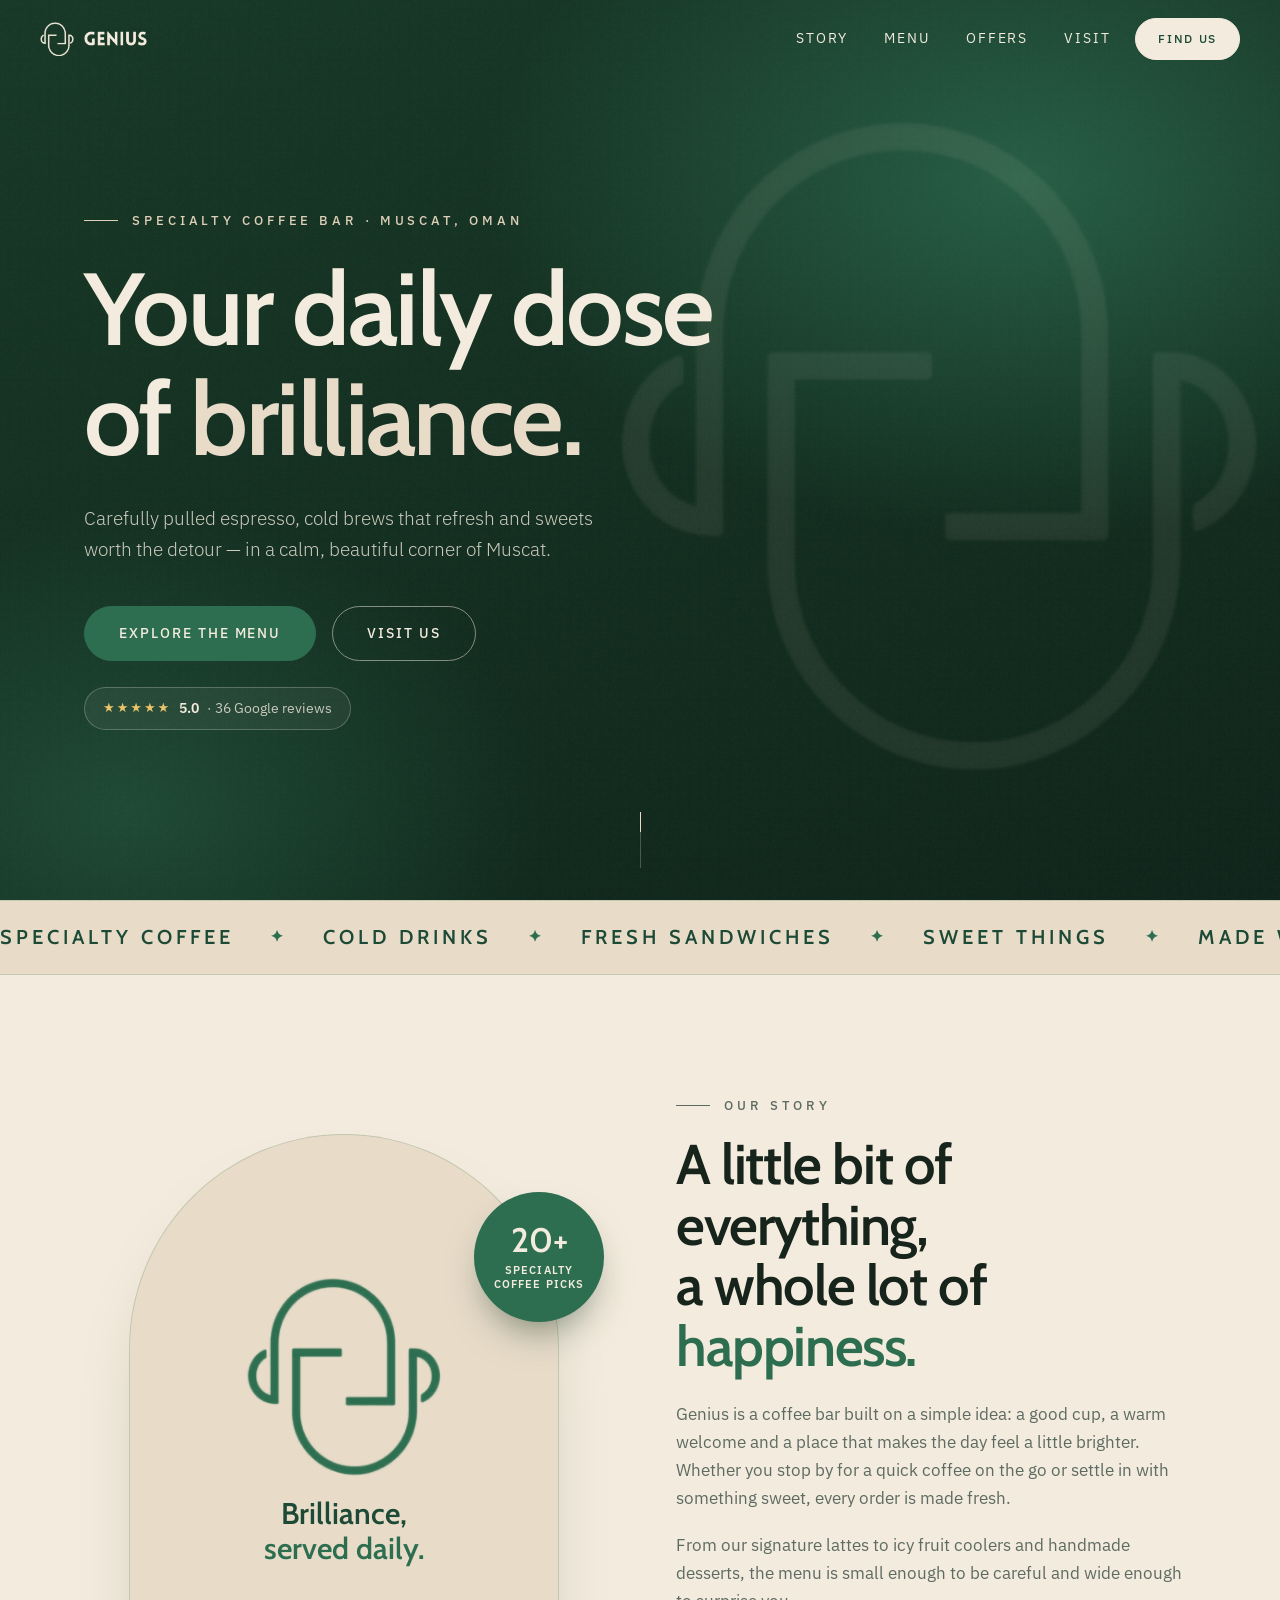
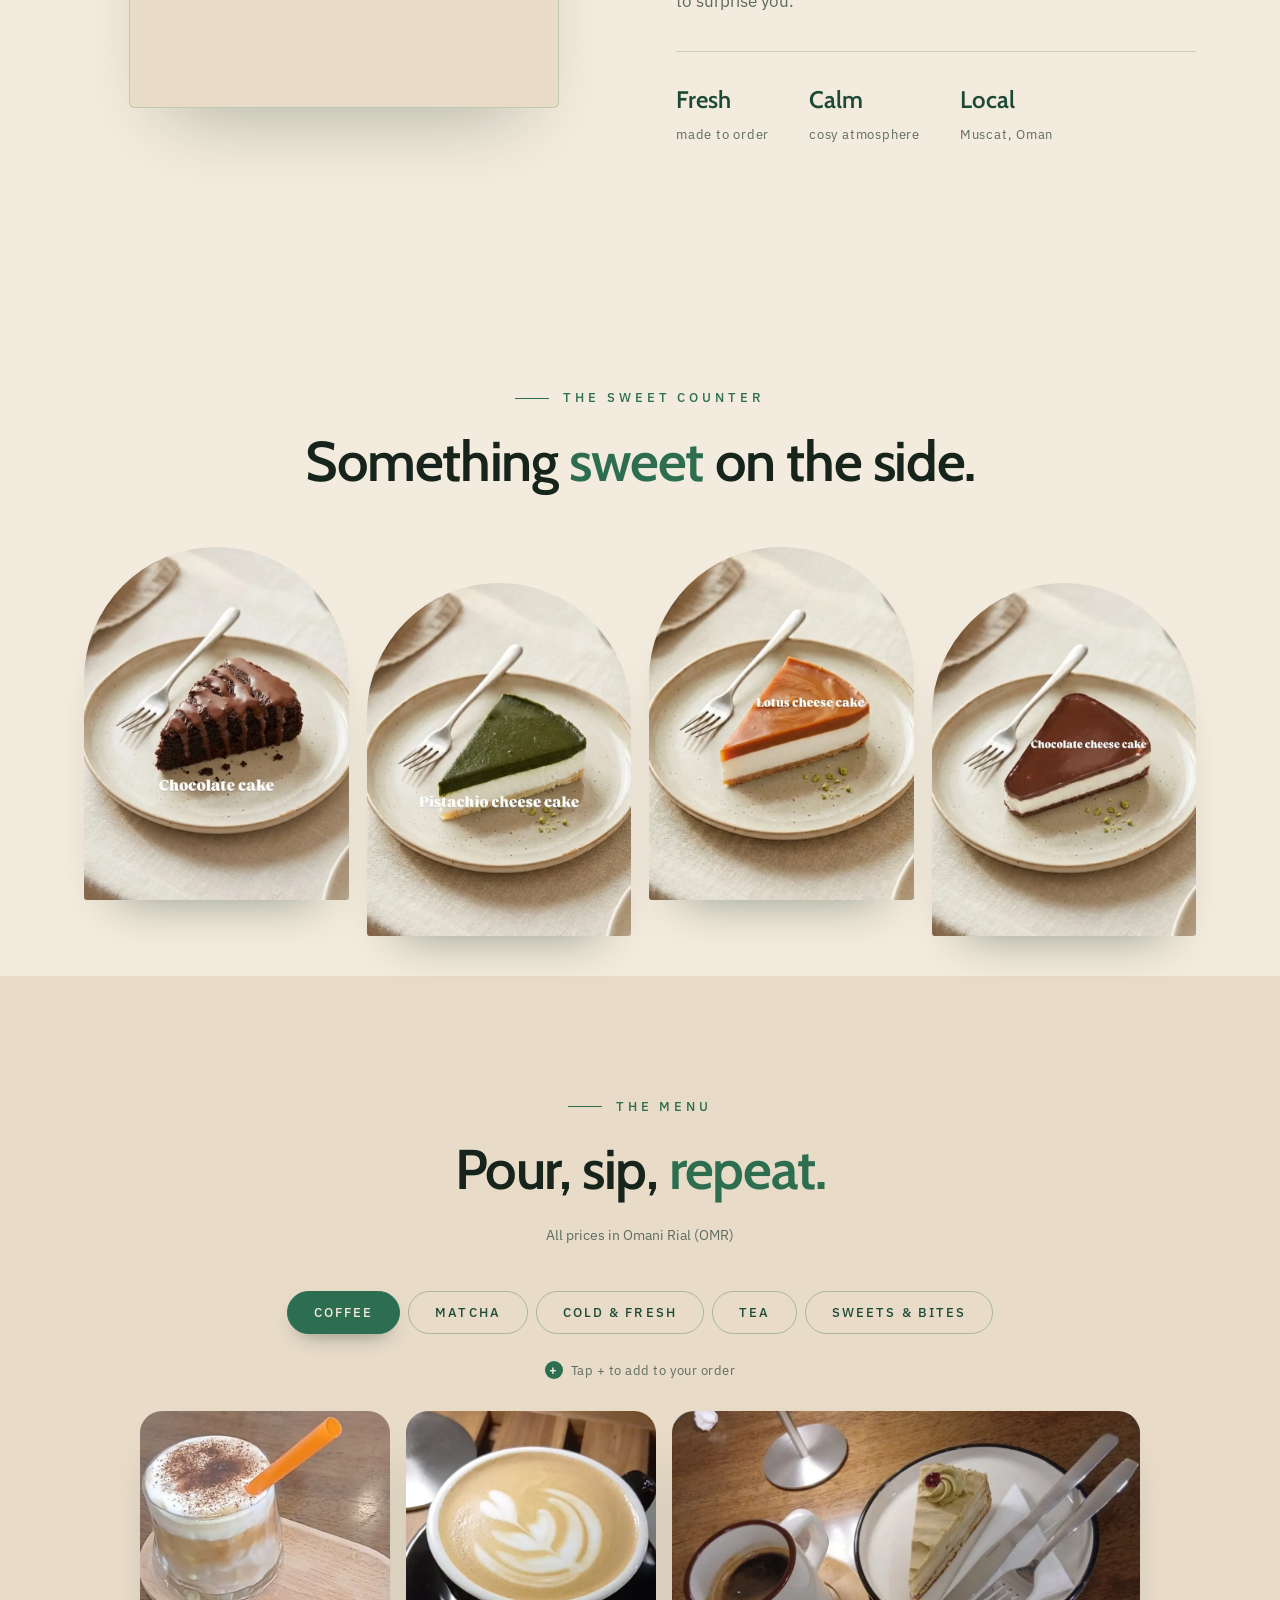
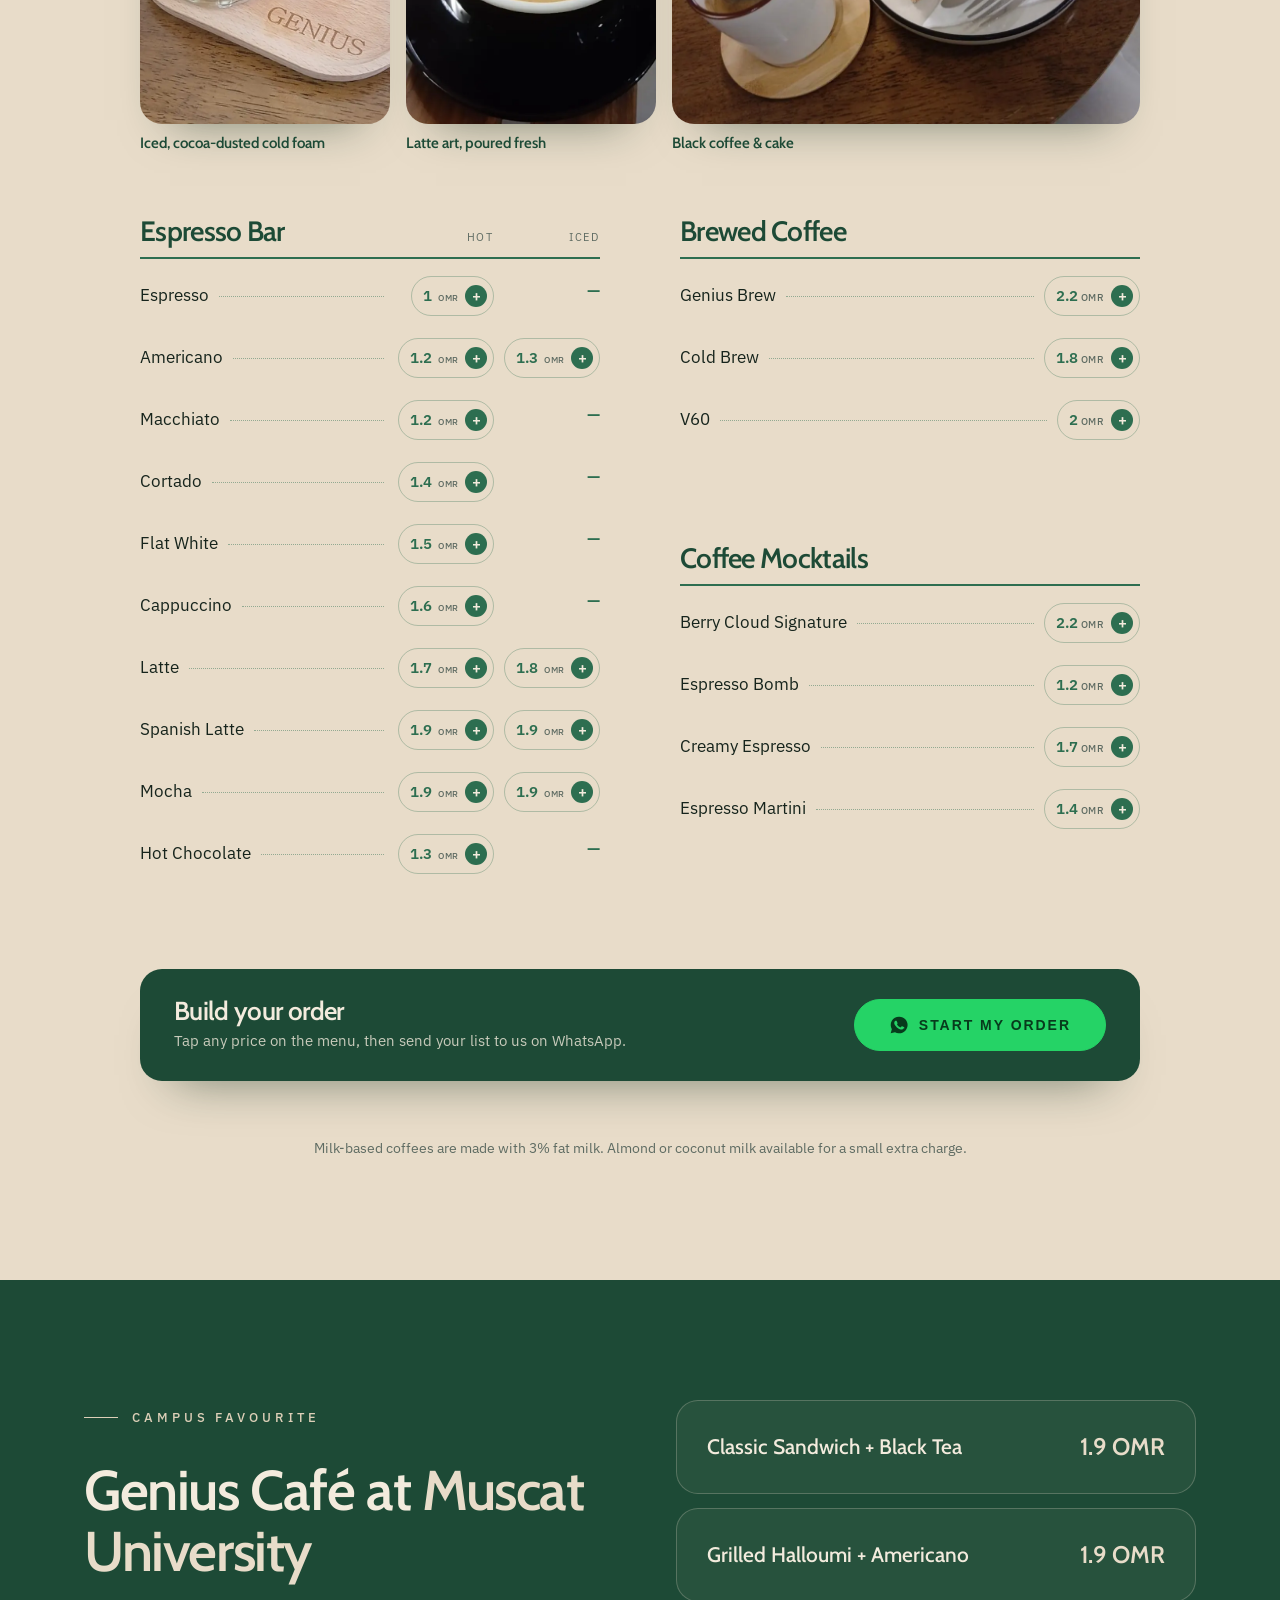
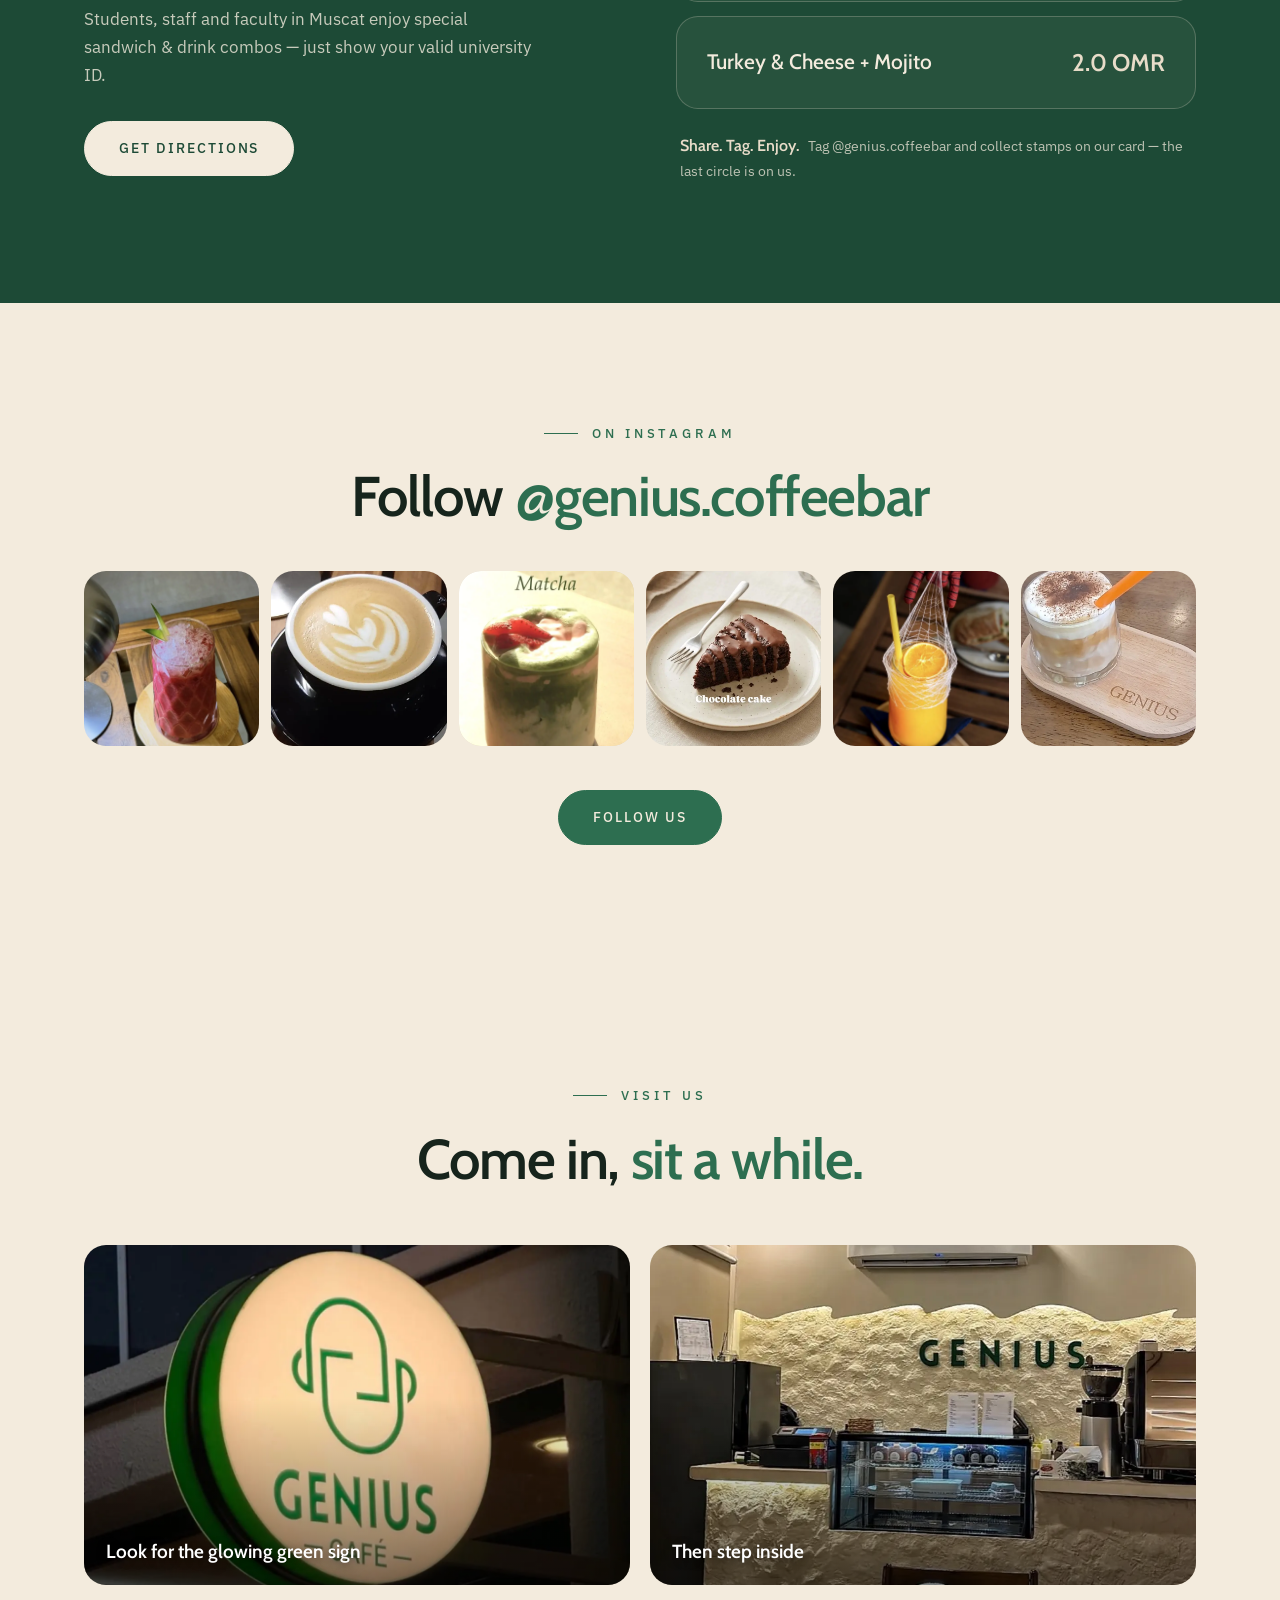
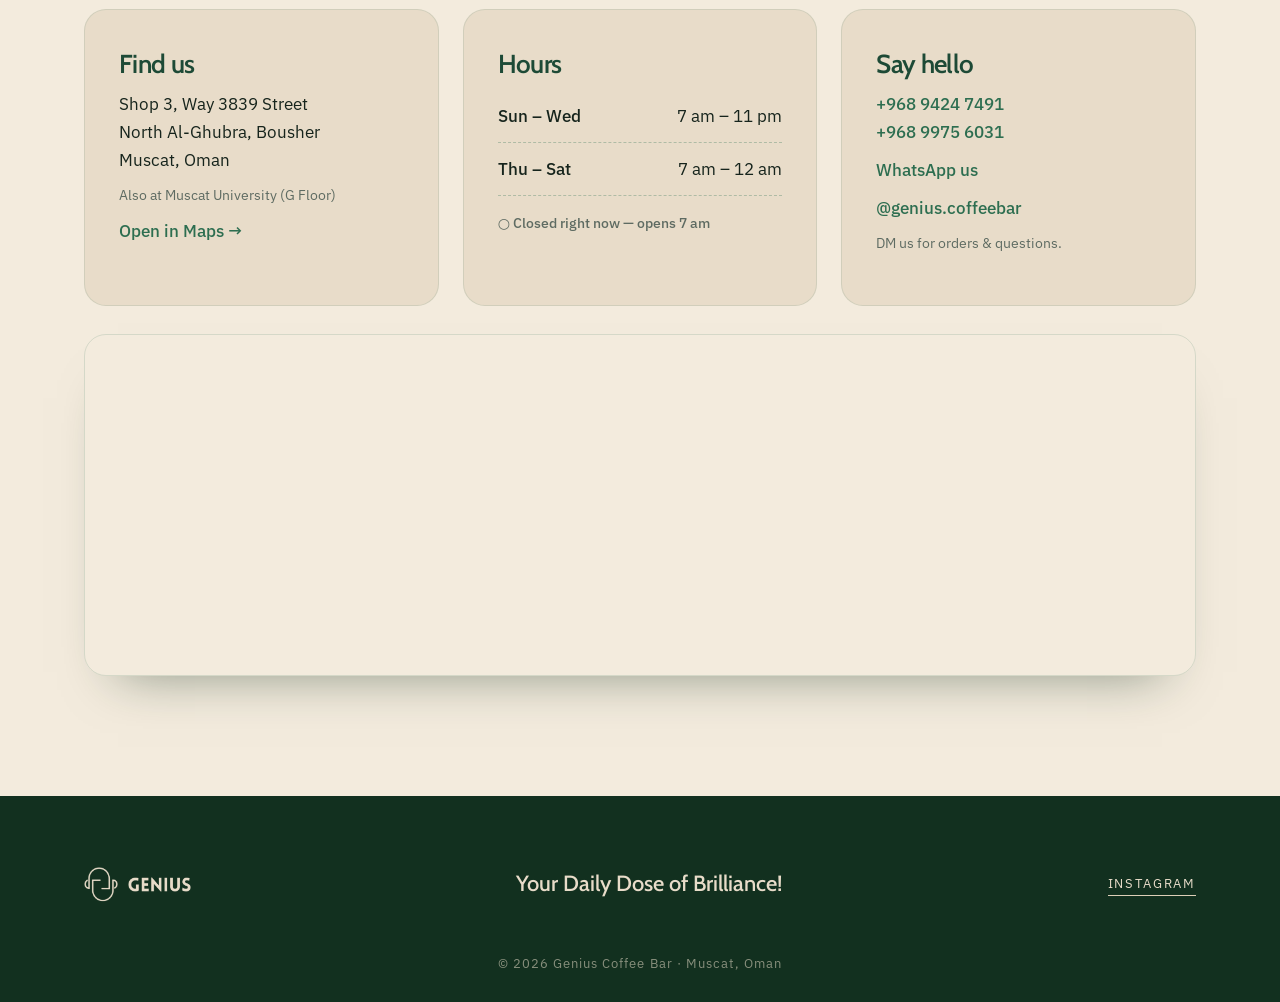
<file: index.html>
<!doctype html>
<html lang="en">
<head>
<meta charset="utf-8">
<meta name="viewport" content="width=device-width, initial-scale=1, viewport-fit=cover">
<meta name="theme-color" content="#12301F">
<title>Genius Coffee Bar — Specialty Coffee in Al Ghubra, Muscat</title>
<meta name="description" content="Genius Coffee Bar in Al Ghubra, Muscat. Specialty coffee, matcha, fresh juices, smoothies and sweets. Open daily from 7 am. Your daily dose of brilliance.">
<link rel="preconnect" href="https://fonts.googleapis.com">
<link rel="preconnect" href="https://fonts.gstatic.com" crossorigin>
<link href="https://fonts.googleapis.com/css2?family=Cabin:wght@500;600;700&family=IBM+Plex+Sans:wght@300;400;500&display=swap" rel="stylesheet">
<link rel="stylesheet" href="style.css?v=10">

<link rel="canonical" href="https://shajedulkarim.github.io/genius-coffeebar/">
<meta name="robots" content="index,follow,max-image-preview:large">
<meta property="og:type" content="website">
<meta property="og:site_name" content="Genius Coffee Bar">
<meta property="og:title" content="Genius Coffee Bar — Your Daily Dose of Brilliance">
<meta property="og:description" content="Specialty coffee, matcha, fresh juices and sweets in Al Ghubra, Muscat.">
<meta property="og:url" content="https://shajedulkarim.github.io/genius-coffeebar/">
<meta property="og:image" content="https://shajedulkarim.github.io/genius-coffeebar/img/og.jpg">
<meta property="og:image:width" content="1200"><meta property="og:image:height" content="630">
<meta property="og:image:alt" content="Genius Coffee Bar logo on cream background">
<meta name="twitter:card" content="summary_large_image">
<meta name="twitter:title" content="Genius Coffee Bar — Muscat">
<meta name="twitter:description" content="Your daily dose of brilliance.">
<meta name="twitter:image" content="https://shajedulkarim.github.io/genius-coffeebar/img/og.jpg">
<link rel="icon" href="favicon.ico" sizes="48x48">
<link rel="icon" type="image/png" sizes="32x32" href="favicon-32.png">
<link rel="icon" type="image/png" sizes="192x192" href="icon-192.png">
<link rel="apple-touch-icon" href="apple-touch-icon.png">
<link rel="manifest" href="site.webmanifest">
<script type="application/ld+json">{"@context": "https://schema.org", "@type": "CafeOrCoffeeShop", "name": "Genius Coffee Bar", "alternateName": "Genius Café", "url": "https://shajedulkarim.github.io/genius-coffeebar/", "image": "https://shajedulkarim.github.io/genius-coffeebar/img/og.jpg", "logo": "https://shajedulkarim.github.io/genius-coffeebar/icon-512.png", "description": "Genius Coffee Bar in Al Ghubra, Muscat. Specialty coffee, matcha, fresh juices, smoothies and sweets. Open daily from 7 am. Your daily dose of brilliance.", "telephone": "+96894247491", "priceRange": "OMR 0.6 - 2.5", "servesCuisine": ["Coffee", "Matcha", "Juices", "Desserts", "Sandwiches"], "hasMenu": "https://shajedulkarim.github.io/genius-coffeebar/#menu", "address": {"@type": "PostalAddress", "streetAddress": "Shop 3, Way 3839 Street, North Al-Ghubra", "addressLocality": "Muscat", "addressRegion": "Bousher", "addressCountry": "OM"}, "openingHoursSpecification": [{"@type": "OpeningHoursSpecification", "dayOfWeek": ["Sunday", "Monday", "Tuesday", "Wednesday"], "opens": "07:00", "closes": "23:00"}, {"@type": "OpeningHoursSpecification", "dayOfWeek": ["Thursday", "Friday", "Saturday"], "opens": "07:00", "closes": "23:59"}], "sameAs": ["https://www.instagram.com/genius.coffeebar"]}</script>
</head>
<body>
<div class="announce" id="announce" role="status" hidden></div>

<!-- reusable logo mark -->
<svg width="0" height="0" style="position:absolute" aria-hidden="true">
  <symbol id="mark" viewBox="0 0 430 438">
    <mask id="mk" style="mask-type:alpha"><image href="img/mark.png" width="430" height="438"/></mask>
    <rect width="430" height="438" fill="currentColor" mask="url(#mk)"/>
  </symbol>
  <symbol id="word" viewBox="0 0 861 205">
    <mask id="wk" style="mask-type:alpha"><image href="img/wordmark.png" width="861" height="205"/></mask>
    <rect width="861" height="205" fill="currentColor" mask="url(#wk)"/>
  </symbol>
</svg>

<header class="nav" id="nav">
  <a href="#top" class="brand" aria-label="Genius Coffee Bar">
    <svg class="brand-mark"><use href="#mark"/></svg>
    <svg class="brand-word"><use href="#word"/></svg>
  </a>
  <nav class="links" id="links">
    <a href="#story">Story</a>
    <a href="#menu">Menu</a>
    <a href="#offers">Offers</a>
    <a href="#visit">Visit</a>
  </nav>
  <a href="#visit" class="btn btn-sm">Find us</a>
  <button class="burger" id="burger" aria-label="Menu"><i></i><i></i></button>
</header>

<main id="top">

<!-- HERO -->
<section class="hero">
  <div class="hero-bg"></div>
  <div class="hero-inner"><div class="hero-copy">
    <p class="eyebrow reveal">Specialty Coffee Bar · Muscat, Oman</p>
    <h1 class="reveal">Your daily dose<br>of <em>brilliance.</em></h1>
    <p class="lead reveal">Carefully pulled espresso, cold brews that refresh and sweets worth the detour — in a calm, beautiful corner of Muscat.</p>
    <div class="cta reveal">
      <a href="#menu" class="btn">Explore the menu</a>
      <a href="#visit" class="btn btn-ghost">Visit us</a>
    </div>
    <a class="rating reveal" href="https://share.google/oaJuCNQMd1S131yry" target="_blank" rel="noopener" aria-label="Rated 5.0 out of 5 on Google, 36 reviews"><span class="stars" aria-hidden="true">★★★★★</span><b>5.0</b><span>· 36 Google reviews</span></a>
    </div>
  <div class="hero-mark" aria-hidden="true"><svg><use href="#mark"/></svg></div>
  </div>
  <div class="scroll-cue" aria-hidden="true"><span></span></div>
</section>

<!-- MARQUEE -->
<div class="marquee" aria-hidden="true">
  <div class="track">
    <span>Specialty Coffee</span><i>✦</i><span>Cold Drinks</span><i>✦</i><span>Fresh Sandwiches</span><i>✦</i><span>Sweet Things</span><i>✦</i><span>Made With Care</span><i>✦</i>
    <span>Specialty Coffee</span><i>✦</i><span>Cold Drinks</span><i>✦</i><span>Fresh Sandwiches</span><i>✦</i><span>Sweet Things</span><i>✦</i><span>Made With Care</span><i>✦</i>
  </div>
</div>

<!-- STORY -->
<section class="section story" id="story">
  <div class="wrap grid-2">
    <div class="story-art reveal">
      <div class="arch"><svg><use href="#mark"/></svg><p>Brilliance,<br><em>served daily.</em></p></div>
      <div class="badge">20+<small>specialty<br>coffee picks</small></div>
    </div>
    <div class="story-copy">
      <p class="eyebrow reveal">Our story</p>
      <h2 class="reveal">A little bit of everything,<br>a whole lot of <em>happiness.</em></h2>
      <p class="reveal">Genius is a coffee bar built on a simple idea: a good cup, a warm welcome and a place that makes the day feel a little brighter. Whether you stop by for a quick coffee on the go or settle in with something sweet, every order is made fresh.</p>
      <p class="reveal">From our signature lattes to icy fruit coolers and handmade desserts, the menu is small enough to be careful and wide enough to surprise you.</p>
      <ul class="facts reveal">
        <li><b>Fresh</b><span>made to order</span></li>
        <li><b>Calm</b><span>cosy atmosphere</span></li>
        <li><b>Local</b><span>Muscat, Oman</span></li>
      </ul>
    </div>
  </div>
</section>

<!-- SWEET CORNER -->
<section class="section sweet" id="sweet-corner">
  <div class="wrap">
    <div class="center">
      <p class="eyebrow reveal">The sweet counter</p>
      <h2 class="reveal">Something <em>sweet</em> on the side.</h2>
    </div>
    <div class="gallery">
      <figure class="reveal"><img src="img/chocolate-cake.webp" alt="Chocolate cake with glaze" loading="lazy" decoding="async"></figure>
      <figure class="reveal"><img src="img/pistachio-cheesecake.webp" alt="Pistachio cheesecake" loading="lazy" decoding="async"></figure>
      <figure class="reveal"><img src="img/lotus-cheesecake.webp" alt="Lotus cheesecake" loading="lazy" decoding="async"></figure>
      <figure class="reveal"><img src="img/chocolate-cheesecake.webp" alt="Chocolate cheesecake" loading="lazy" decoding="async"></figure>
    </div>
  </div>
</section>

<!-- MENU -->
<section class="section menu" id="menu">
  <div class="wrap">
    <div class="center">
      <p class="eyebrow reveal">The menu</p>
      <h2 class="reveal">Pour, sip, <em>repeat.</em></h2>
      <p class="note reveal">All prices in Omani Rial (OMR)</p>
    </div>
    <div class="tabs reveal" role="tablist">
      <button class="tab active" data-tab="coffee" role="tab">Coffee</button>
      <button class="tab" data-tab="matcha" role="tab">Matcha</button>
      <button class="tab" data-tab="cold" role="tab">Cold &amp; Fresh</button>
      <button class="tab" data-tab="tea" role="tab">Tea</button>
      <button class="tab" data-tab="sweet" role="tab">Sweets &amp; Bites</button>
    </div>
    <p class="hint center">Tap + to add to your order</p>
    <div class="panel active" id="coffee"><div class="strip s3" aria-label="Coffee gallery"><figure><img src="img/coffee-cold-foam.webp" alt="Iced, cocoa-dusted cold foam" loading="lazy" decoding="async"><figcaption>Iced, cocoa-dusted cold foam</figcaption></figure><figure><img src="img/coffee-latte-art.webp" alt="Latte art, poured fresh" loading="lazy" decoding="async"><figcaption>Latte art, poured fresh</figcaption></figure><figure><img src="img/coffee-cake.webp" alt="Black coffee &amp; cake" loading="lazy" decoding="async"><figcaption>Black coffee &amp; cake</figcaption></figure></div><div id="coffee-list"></div></div>
    <div class="panel has-photo" id="matcha"><div class="plist" id="matcha-list"></div><div class="pduo"><figure class="pphoto"><img src="img/matcha.webp" alt="Iced matcha latte on a wooden coaster" loading="lazy" decoding="async"></figure><figure class="pphoto"><img src="img/strawberry-matcha.webp" alt="Strawberry matcha topped with fresh strawberries" loading="lazy" decoding="async"></figure></div></div>
    <div class="panel" id="cold"><div class="strip" aria-label="Cold drinks gallery"><figure><img src="img/red-smoothie.webp" alt="Red Genius Smoothie" loading="lazy" decoding="async"><figcaption>Red Genius Smoothie</figcaption></figure><figure><img src="img/date-smoothie.webp" alt="Omani Royal Date Smoothie" loading="lazy" decoding="async"><figcaption>Omani Royal Date Smoothie</figcaption></figure><figure><img src="img/orange-juice.webp" alt="Fresh-squeezed Orange" loading="lazy" decoding="async"><figcaption>Fresh-squeezed Orange</figcaption></figure><figure><img src="img/drinks-trio.webp" alt="A little bit of everything" loading="lazy" decoding="async"><figcaption>A little bit of everything</figcaption></figure></div><div id="cold-list"></div></div>
    <div class="panel has-photo" id="tea"><div class="plist" id="tea-list"></div><figure class="pphoto"><img src="img/tea-table.webp" alt="Fresh tea served in a glass pot" loading="lazy" decoding="async"></figure></div>
    <div class="panel has-photo" id="sweet"><div class="plist" id="sweet-list"></div><figure class="pphoto"><img class="tira" src="img/tiramisu.webp" alt="Tiramisu in a Genius branded cup, made fresh daily" loading="lazy" decoding="async"></figure></div>
    <div class="order reveal"><div><h3>Build your order</h3><p>Tap any price on the menu, then send your list to us on WhatsApp.</p></div><button type="button" class="btn btn-wa" data-open-cart><svg viewBox="0 0 24 24" aria-hidden="true"><path d="M12 2a10 10 0 00-8.6 15L2 22l5.2-1.4A10 10 0 1012 2zm5.2 14.2c-.2.6-1.3 1.2-1.8 1.2-.5.1-1 .2-3.3-.7a11 11 0 01-4.6-4.1c-.4-.5-1.2-1.6-1.2-3s.8-2 1-2.3c.3-.3.6-.3.8-.3h.6c.2 0 .4 0 .6.5l.9 2.1c.1.2.1.4 0 .6l-.4.6c-.1.2-.3.3-.1.6.2.4.8 1.3 1.7 2 1.1 1 2 1.3 2.3 1.4.3.1.5.1.6-.1l.9-1.1c.2-.2.4-.2.6-.1l2 1c.3.1.5.2.5.4.1.2.1.8-.1 1.4z"/></svg><span id="orderBtnLabel">Start my order</span></button></div>
    <p class="note center">Milk-based coffees are made with 3% fat milk. Almond or coconut milk available for a small extra charge.</p>
  </div>
</section>

<!-- OFFERS -->
<section class="section offers" id="offers">
  <div class="wrap grid-2">
    <div>
      <p class="eyebrow light reveal">Campus favourite</p>
      <h2 class="reveal">Genius Café at <em>Muscat University</em></h2>
      <p class="reveal">Students, staff and faculty in Muscat enjoy special sandwich &amp; drink combos — just show your valid university ID.</p>
      <a href="#visit" class="btn btn-light reveal">Get directions</a>
    </div>
    <div class="combos reveal">
      <div><span>Classic Sandwich + Black Tea</span><b>1.9 OMR</b></div>
      <div><span>Grilled Halloumi + Americano</span><b>1.9 OMR</b></div>
      <div><span>Turkey &amp; Cheese + Mojito</span><b>2.0 OMR</b></div>
      <p class="stamp"><b>Share. Tag. Enjoy.</b> Tag @genius.coffeebar and collect stamps on our card — the last circle is on us.</p>
    </div>
  </div>
</section>

<!-- INSTAGRAM -->
<section class="section ig" id="instagram">
  <div class="wrap">
    <div class="center">
      <p class="eyebrow reveal">On Instagram</p>
      <h2 class="reveal">Follow <em>@genius.coffeebar</em></h2>
    </div>
    <div class="ig-grid"><a class="ig-tile reveal" href="https://www.instagram.com/genius.coffeebar" target="_blank" rel="noopener" aria-label="Red Genius Smoothie — see on Instagram"><img src="img/red-smoothie.webp" alt="Red Genius Smoothie" loading="lazy" decoding="async"><span>View on Instagram</span></a><a class="ig-tile reveal" href="https://www.instagram.com/genius.coffeebar" target="_blank" rel="noopener" aria-label="Latte art — see on Instagram"><img src="img/coffee-latte-art.webp" alt="Latte art" loading="lazy" decoding="async"><span>View on Instagram</span></a><a class="ig-tile reveal" href="https://www.instagram.com/genius.coffeebar" target="_blank" rel="noopener" aria-label="Strawberry matcha — see on Instagram"><img src="img/strawberry-matcha.webp" alt="Strawberry matcha" loading="lazy" decoding="async"><span>View on Instagram</span></a><a class="ig-tile reveal" href="https://www.instagram.com/genius.coffeebar" target="_blank" rel="noopener" aria-label="Chocolate cake — see on Instagram"><img src="img/chocolate-cake.webp" alt="Chocolate cake" loading="lazy" decoding="async"><span>View on Instagram</span></a><a class="ig-tile reveal" href="https://www.instagram.com/genius.coffeebar" target="_blank" rel="noopener" aria-label="Fresh orange juice — see on Instagram"><img src="img/orange-juice.webp" alt="Fresh orange juice" loading="lazy" decoding="async"><span>View on Instagram</span></a><a class="ig-tile reveal" href="https://www.instagram.com/genius.coffeebar" target="_blank" rel="noopener" aria-label="Iced cocoa cold foam — see on Instagram"><img src="img/coffee-cold-foam.webp" alt="Iced cocoa cold foam" loading="lazy" decoding="async"><span>View on Instagram</span></a></div>
    <div class="center"><a class="btn reveal" href="https://www.instagram.com/genius.coffeebar" target="_blank" rel="noopener">Follow us</a></div>
  </div>
</section>

<!-- VISIT -->
<section class="section visit" id="visit">
  <div class="wrap">
    <div class="center">
      <p class="eyebrow reveal">Visit us</p>
      <h2 class="reveal">Come in, <em>sit a while.</em></h2>
    </div>
    
    <div class="visit-grid">
    <div class="pair">
      <figure class="reveal"><img src="img/storefront-sign.webp" alt="The glowing green Genius Café sign" loading="lazy" decoding="async"><figcaption>Look for the glowing green sign</figcaption></figure>
      <figure class="reveal"><img class="int" src="img/interior.webp" alt="Inside Genius: stone counter and the GENIUS wall" loading="lazy" decoding="async"><figcaption>Then step inside</figcaption></figure>
    </div>
    
    <div class="cards">
      <article class="card reveal">
        <h3>Find us</h3>
        <p>Shop 3, Way 3839 Street<br>North Al-Ghubra, Bousher<br>Muscat, Oman</p>
        <p class="sub">Also at Muscat University (G Floor)</p>
        <a href="https://www.google.com/maps/search/?api=1&query=Genius.Coffeebar+Muscat" target="_blank" rel="noopener">Open in Maps →</a>
      </article>
      <article class="card reveal">
        <h3>Hours</h3>
        <dl>
          <div><dt>Sun – Wed</dt><dd>7 am – 11 pm</dd></div>
          <div><dt>Thu – Sat</dt><dd>7 am – 12 am</dd></div>
        </dl>
        <p class="sub" id="openNow"></p>
      </article>
      <article class="card reveal">
        <h3>Say hello</h3>
        <p><a href="tel:+96894247491">+968 9424 7491</a><br><a href="tel:+96899756031">+968 9975 6031</a></p>
        <p><a href="https://wa.me/96894247491" target="_blank" rel="noopener">WhatsApp us</a></p>
        <p><a href="https://www.instagram.com/genius.coffeebar" target="_blank" rel="noopener">@genius.coffeebar</a></p>
        <p class="sub">DM us for orders &amp; questions.</p>
      </article>
    </div>
    </div>
    <div class="map reveal"><iframe title="Genius Coffee Bar on Google Maps" src="https://maps.google.com/maps?q=Genius+Coffee+Bar+Al+Ghubra+Muscat+Oman&hl=en&z=16&output=embed" loading="lazy" referrerpolicy="no-referrer-when-downgrade" allowfullscreen></iframe></div>
  </div>
</section>

</main>

<footer class="footer">
  <div class="wrap foot">
    <div class="brand light">
      <svg class="brand-mark"><use href="#mark"/></svg><svg class="brand-word"><use href="#word"/></svg>
    </div>
    <p>Your Daily Dose of Brilliance!</p>
    <a href="https://www.instagram.com/genius.coffeebar" target="_blank" rel="noopener">Instagram</a>
  </div>
  <p class="copy">© <span id="yr"></span> Genius Coffee Bar · Muscat, Oman</p>
</footer>

<button type="button" class="cartbar" id="cartbar" data-open-cart aria-label="View your order"><span class="cb-count" id="cbCount">0</span><span class="cb-label">View order</span><b id="cbTotal">0 OMR</b></button>

<div class="sheet-back" id="sheetBack"></div>
<aside class="sheet" id="sheet" role="dialog" aria-modal="true" aria-labelledby="sheetTitle" aria-hidden="true">
  <div class="sheet-head">
    <h3 id="sheetTitle">Your order</h3>
    <button type="button" class="x" id="sheetClose" aria-label="Close order">×</button>
  </div>
  <div class="sheet-body">
    <p class="cart-empty" id="cartEmpty">Nothing here yet. Tap a price on the menu to add a drink or bite.</p>
    <ul class="cart-list" id="cartList"></ul>
    <div class="cart-total" id="cartTotalRow"><span>Total</span><b id="cartTotal">0 OMR</b></div>
    <div class="cart-form" id="cartForm">
      <label>Your name<input id="oName" type="text" autocomplete="given-name" placeholder="Optional"></label>
      <label>Phone<input id="oPhone" type="tel" inputmode="tel" autocomplete="tel" maxlength="20" placeholder="Optional, so we can reach you"></label>
      <label>Pickup<select id="oWhen"><option>As soon as possible</option><option>In 15 minutes</option><option>In 30 minutes</option><option>In 45 minutes</option><option>In 1 hour</option></select></label>
      <label>Notes<textarea id="oNote" rows="2" placeholder="Milk choice, less sugar, allergies…"></textarea></label>
    </div>
  </div>
  <div class="sheet-foot">
    <a class="btn btn-wa" id="sendWA" href="https://wa.me/96894247491" target="_blank" rel="noopener"><svg viewBox="0 0 24 24" aria-hidden="true"><path d="M12 2a10 10 0 00-8.6 15L2 22l5.2-1.4A10 10 0 1012 2zm5.2 14.2c-.2.6-1.3 1.2-1.8 1.2-.5.1-1 .2-3.3-.7a11 11 0 01-4.6-4.1c-.4-.5-1.2-1.6-1.2-3s.8-2 1-2.3c.3-.3.6-.3.8-.3h.6c.2 0 .4 0 .6.5l.9 2.1c.1.2.1.4 0 .6l-.4.6c-.1.2-.3.3-.1.6.2.4.8 1.3 1.7 2 1.1 1 2 1.3 2.3 1.4.3.1.5.1.6-.1l.9-1.1c.2-.2.4-.2.6-.1l2 1c.3.1.5.2.5.4.1.2.1.8-.1 1.4z"/></svg><span id="sendLabel">Message us on WhatsApp</span></a>
    <button type="button" class="linkbtn" id="clearCart">Clear order</button>
    <p class="fine">You'll confirm with us on WhatsApp. Nothing is charged online.</p>
  </div>
</aside>

<nav class="dock" aria-label="Quick actions">
  <a href="tel:+96894247491"><svg viewBox="0 0 24 24" aria-hidden="true"><path d="M6.6 10.8a15 15 0 006.6 6.6l2.2-2.2a1 1 0 011-.25 11 11 0 003.5.56 1 1 0 011 1V20a1 1 0 01-1 1A17 17 0 013 4a1 1 0 011-1h3.5a1 1 0 011 1c0 1.2.2 2.4.57 3.5a1 1 0 01-.25 1z"/></svg>Call</a>
  <a href="https://wa.me/96894247491" target="_blank" rel="noopener"><svg viewBox="0 0 24 24" aria-hidden="true"><path d="M12 2a10 10 0 00-8.6 15L2 22l5.2-1.4A10 10 0 1012 2zm5.2 14.2c-.2.6-1.3 1.2-1.8 1.2-.5.1-1 .2-3.3-.7a11 11 0 01-4.6-4.1c-.4-.5-1.2-1.6-1.2-3s.8-2.1 1-2.4c.3-.3.6-.3.8-.3h.6c.2 0 .5 0 .7.6l.9 2.1c.1.2.1.4 0 .6l-.5.7c-.2.2-.3.3-.1.6.2.3.8 1.3 1.8 2.1 1.2 1 2.2 1.4 2.5 1.5.3.1.5.1.7-.1l.9-1.1c.2-.3.4-.2.7-.1l2 .9c.3.1.5.2.5.4.1.2.1.8-.1 1.4z"/></svg>WhatsApp</a>
  <a href="https://www.google.com/maps/search/?api=1&query=Genius.Coffeebar+Muscat" target="_blank" rel="noopener"><svg viewBox="0 0 24 24" aria-hidden="true"><path d="M12 2a7 7 0 00-7 7c0 5 7 13 7 13s7-8 7-13a7 7 0 00-7-7zm0 9.5A2.5 2.5 0 119.5 9 2.5 2.5 0 0112 11.5z"/></svg>Directions</a>
</nav>

<script src="config.js?v=10"></script>
<script src="menu.js?v=10" defer></script>
<script src="cms.js?v=10" defer></script>
<script src="script.js?v=10" defer></script>
</body>
</html>
</file>
<file: style.css>
:root{
  --cream:#E8DCC9;
  --cream-2:#F3EBDD;
  --cream-3:#DDCFB8;
  --green:#2D6E50;
  --green-d:#1D4A36;
  --green-dd:#12301F;
  --ink:#16241C;
  --muted:#5E6B62;
  --serif:'Cabin','Optima',sans-serif;
  --sans:'IBM Plex Sans',system-ui,sans-serif;
  --r:22px;
}
*{box-sizing:border-box;margin:0;padding:0}
html{scroll-behavior:smooth}
body{font-family:var(--sans);background:var(--cream-2);color:var(--ink);line-height:1.65;font-size:17px;-webkit-font-smoothing:antialiased;overflow-x:hidden}
a{color:inherit;text-decoration:none}
em{font-style:normal;font-weight:inherit;color:var(--green)}
.wrap{max-width:1160px;margin:0 auto;padding:0 24px}
.center{text-align:center}
.grid-2{display:grid;grid-template-columns:1fr 1fr;gap:72px;align-items:center}
.section{padding:120px 0}

/* NAV */
.nav{position:fixed;inset:0 0 auto 0;z-index:50;display:flex;align-items:center;justify-content:space-between;gap:24px;padding:18px 40px;transition:.35s;color:var(--cream-2)}
.nav.solid{background:rgba(243,235,221,.92);backdrop-filter:blur(14px);color:var(--green-d);padding:12px 40px;box-shadow:0 1px 0 rgba(45,110,80,.12)}
.brand{display:flex;align-items:center;gap:10px;font-weight:600;letter-spacing:.28em;font-size:17px}
.brand-mark{width:34px;height:34px}
.links{display:flex;gap:36px;margin-left:auto;font-size:14px;letter-spacing:.14em;text-transform:uppercase}
.links a{position:relative;padding:4px 0}
.links a::after{content:"";position:absolute;left:0;bottom:0;height:1px;width:0;background:currentColor;transition:.3s}
.links a:hover::after{width:100%}
.burger{display:none;background:none;border:0;width:36px;height:36px;position:relative;color:inherit}
.burger i{position:absolute;left:6px;right:6px;height:2px;background:currentColor;transition:.3s}
.burger i:first-child{top:13px}.burger i:last-child{top:21px}

/* BUTTONS */
.btn{display:inline-block;background:var(--green);color:var(--cream-2);padding:15px 34px;border-radius:99px;font-size:14px;letter-spacing:.14em;text-transform:uppercase;font-weight:500;transition:.3s;border:1px solid var(--green)}
.btn:hover{background:var(--green-d);transform:translateY(-2px);box-shadow:0 12px 28px -12px rgba(18,48,31,.6)}
.btn-sm{padding:10px 22px;font-size:12px}
.btn-ghost{background:transparent;color:var(--cream-2);border-color:rgba(243,235,221,.5)}
.btn-ghost:hover{background:var(--cream-2);color:var(--green-d)}
.btn-light{background:var(--cream-2);color:var(--green-d);border-color:var(--cream-2)}
.btn-light:hover{background:#fff}
.nav:not(.solid) .btn{background:var(--cream-2);color:var(--green-d);border-color:var(--cream-2)}

/* HERO */
.hero{position:relative;min-height:100vh;display:flex;align-items:center;color:var(--cream-2);background:var(--green-dd);overflow:hidden}
.hero-bg{position:absolute;inset:0;background:
  radial-gradient(900px 600px at 80% 20%,rgba(45,110,80,.75),transparent 60%),
  radial-gradient(700px 500px at 10% 90%,rgba(45,110,80,.45),transparent 60%),
  linear-gradient(160deg,#173826,#0E241A)}
.hero-bg::after{content:"";position:absolute;inset:0;opacity:.07;background-image:url("data:image/svg+xml,%3Csvg xmlns='http://www.w3.org/2000/svg' width='160' height='160'%3E%3Cfilter id='n'%3E%3CfeTurbulence baseFrequency='.9' numOctaves='2'/%3E%3C/filter%3E%3Crect width='100%25' height='100%25' filter='url(%23n)'/%3E%3C/svg%3E")}
.hero-inner{position:relative;z-index:2;max-width:1160px;margin:0 auto;padding:140px 24px 100px;width:100%}
.eyebrow{font-size:13px;letter-spacing:.3em;text-transform:uppercase;color:var(--green);font-weight:500;margin-bottom:22px;display:flex;align-items:center;gap:14px}
.eyebrow::before{content:"";width:34px;height:1px;background:currentColor}
.center .eyebrow{justify-content:center}
.hero .eyebrow,.eyebrow.light{color:var(--cream-3)}
h1,h2,h3{font-family:var(--serif);font-weight:600;line-height:1.08;letter-spacing:-.025em}
h1{font-size:clamp(46px,8vw,112px);margin-bottom:28px}
h1 em{color:var(--cream)}
h2{font-size:clamp(34px,4.4vw,56px);margin-bottom:24px}
.lead{max-width:520px;font-size:19px;color:rgba(243,235,221,.82);margin-bottom:40px;font-weight:300}
.cta{display:flex;gap:16px;flex-wrap:wrap}
.hero-mark{position:absolute;right:-4vw;top:50%;transform:translateY(-50%);width:min(52vw,720px);aspect-ratio:1;color:rgba(232,220,201,.08);z-index:1;animation:float 9s ease-in-out infinite}
.hero-mark svg{width:100%;height:100%}
@keyframes float{50%{transform:translateY(-52%) rotate(2deg)}}
.scroll-cue{position:absolute;bottom:32px;left:50%;width:1px;height:56px;background:rgba(243,235,221,.25);overflow:hidden;z-index:2}
.scroll-cue span{display:block;width:1px;height:20px;background:var(--cream);animation:cue 2s infinite}
@keyframes cue{from{transform:translateY(-20px)}to{transform:translateY(56px)}}

/* MARQUEE */
.marquee{background:var(--cream);border-block:1px solid rgba(45,110,80,.18);overflow:hidden;padding:20px 0;color:var(--green-d)}
.track{display:flex;gap:36px;width:max-content;animation:slide 32s linear infinite;font-family:var(--serif);font-size:20px;font-weight:600;letter-spacing:.2em;text-transform:uppercase;white-space:nowrap}
.track i{font-style:normal;color:var(--green);font-size:16px;align-self:center}
@keyframes slide{to{transform:translateX(-50%)}}

/* STORY */
.story-art{position:relative;display:flex;justify-content:center}
.arch{width:min(100%,430px);aspect-ratio:3/4;border-radius:999px 999px 28px 28px;background:var(--cream);display:flex;flex-direction:column;align-items:center;justify-content:center;gap:20px;color:var(--green);box-shadow:inset 0 0 0 1px rgba(45,110,80,.2),0 40px 80px -40px rgba(18,48,31,.35)}
.arch svg{width:46%}
.arch p{font-family:var(--serif);font-weight:600;font-size:30px;line-height:1.15;text-align:center;color:var(--green-d)}
.badge{position:absolute;right:2%;bottom:8%;width:130px;height:130px;border-radius:50%;background:var(--green);color:var(--cream-2);display:flex;flex-direction:column;align-items:center;justify-content:center;font-family:var(--serif);font-weight:600;font-size:34px;line-height:1;text-align:center;box-shadow:0 20px 40px -16px rgba(18,48,31,.6)}
.badge small{font-family:var(--sans);font-size:11px;letter-spacing:.1em;text-transform:uppercase;margin-top:6px;line-height:1.3}
.story-copy p{color:var(--muted);margin-bottom:18px;max-width:520px}
.facts{list-style:none;display:flex;gap:40px;margin-top:36px;padding-top:28px;border-top:1px solid rgba(45,110,80,.2)}
.facts b{display:block;font-family:var(--serif);font-size:24px;font-weight:600;color:var(--green-d)}
.facts span{font-size:13px;color:var(--muted);letter-spacing:.06em}

/* MENU */
.menu{background:var(--cream)}
.tabs{display:flex;justify-content:center;gap:8px;flex-wrap:wrap;margin:44px 0 52px}
.tab{font:500 13px var(--sans);letter-spacing:.16em;text-transform:uppercase;padding:12px 26px;border-radius:99px;border:1px solid rgba(45,110,80,.35);background:transparent;color:var(--green-d);cursor:pointer;transition:.3s}
.tab:hover{background:rgba(45,110,80,.1)}
.tab.active{background:var(--green);border-color:var(--green);color:var(--cream-2)}
.panel{display:none;grid-template-columns:1fr 1fr;gap:0 72px;max-width:900px;margin:0 auto}
.panel.active{display:grid;animation:fade .5s}
@keyframes fade{from{opacity:0;transform:translateY(10px)}}
.item{padding:26px 0;border-bottom:1px dashed rgba(45,110,80,.35)}
.item h3{font-size:26px;color:var(--green-d);margin-bottom:4px}
.item p{font-size:15px;color:var(--muted)}
.item b{color:var(--green);font-weight:600}
.note{margin-top:40px;font-size:14px;color:var(--muted)}

/* OFFERS */
.offers{background:var(--green-d);color:var(--cream-2)}
.offers em{color:var(--cream)}
.offers p{color:rgba(243,235,221,.8);margin-bottom:32px;max-width:460px}
.combos{display:grid;gap:14px}
.combos div{display:flex;justify-content:space-between;align-items:center;gap:20px;padding:26px 30px;border:1px solid rgba(232,220,201,.25);border-radius:var(--r);background:rgba(232,220,201,.05);transition:.3s}
.combos div:hover{background:rgba(232,220,201,.12);transform:translateX(6px)}
.combos span{font-family:var(--serif);font-weight:500;font-size:21px}
.combos b{font-family:var(--serif);font-size:24px;font-weight:600;color:var(--cream);white-space:nowrap}

/* VISIT */
.cards{display:grid;grid-template-columns:repeat(3,1fr);gap:24px;margin-top:56px}
.card{background:var(--cream);border-radius:var(--r);padding:40px 34px;transition:.35s;border:1px solid rgba(45,110,80,.12)}
.card:hover{transform:translateY(-6px);box-shadow:0 30px 50px -30px rgba(18,48,31,.4)}
.card h3{font-size:26px;color:var(--green-d);margin-bottom:18px}
.card p{margin-bottom:10px}
.card a{color:var(--green);font-weight:500;border-bottom:1px solid transparent;transition:.2s}
.card a:hover{border-color:currentColor}
.sub{font-size:14px;color:var(--muted)}
dl div{display:flex;justify-content:space-between;padding:12px 0;border-bottom:1px dashed rgba(45,110,80,.3)}
dt{font-weight:500}
#openNow{margin-top:16px;font-weight:500}
#openNow.open{color:var(--green)}

/* FOOTER */
.footer{background:var(--green-dd);color:var(--cream);padding:70px 0 28px}
.foot{display:flex;justify-content:space-between;align-items:center;gap:20px;flex-wrap:wrap}
.foot p{font-family:var(--serif);font-weight:500;font-size:22px}
.foot a{letter-spacing:.14em;text-transform:uppercase;font-size:13px;border-bottom:1px solid var(--cream-3)}
.copy{text-align:center;margin-top:50px;font-size:13px;color:rgba(232,220,201,.55);letter-spacing:.08em}

/* REVEAL */
.reveal{opacity:0;transform:translateY(28px);transition:opacity .9s ease,transform .9s ease}
.reveal.in{opacity:1;transform:none}

/* MOBILE */
@media(max-width:860px){
  .section{padding:84px 0}
  .grid-2{grid-template-columns:1fr;gap:48px}
  .nav,.nav.solid{padding:14px 20px}
  .burger{display:block;margin-left:auto}
  .btn-sm{display:none}
  .links{position:fixed;inset:0;background:var(--green-dd);color:var(--cream-2);flex-direction:column;align-items:center;justify-content:center;gap:30px;font-size:22px;font-family:var(--serif);text-transform:none;letter-spacing:.04em;opacity:0;pointer-events:none;transition:.35s;margin:0}
  .links.open{opacity:1;pointer-events:auto}
  .burger{z-index:60}
  .nav.menu-open{color:var(--cream-2)}
  .panel{grid-template-columns:1fr}
  .cards{grid-template-columns:1fr}
  .facts{gap:24px}
  .hero-mark{width:90vw;right:-30vw}
  .combos div{padding:20px}
  .combos span{font-size:20px}
}
@media(prefers-reduced-motion:reduce){*{animation:none!important;transition:none!important}.reveal{opacity:1;transform:none}}

/* SWEET GALLERY */
.sweet{padding-bottom:40px}
.gallery{display:grid;grid-template-columns:repeat(4,1fr);gap:18px;margin-top:56px}
.gallery figure{overflow:hidden;border-radius:999px 999px var(--r) var(--r);aspect-ratio:3/4;box-shadow:0 30px 50px -34px rgba(18,48,31,.5)}
.gallery figure:nth-child(even){margin-top:36px}
.gallery img{width:100%;height:100%;object-fit:cover;display:block;transition:transform .9s ease}
.gallery figure:hover img{transform:scale(1.07)}

/* MENU LIST (override old item layout) */
.panel{max-width:1000px;grid-template-columns:1fr 1fr;gap:20px 80px;align-items:start}
.group{break-inside:avoid;margin-bottom:28px}
.ghead{display:flex;justify-content:space-between;align-items:end;padding-bottom:10px;border-bottom:2px solid var(--green);margin-bottom:6px}
.ghead h3{font-size:28px;color:var(--green-d)}
.cols{display:flex;gap:0;font-size:11px;letter-spacing:.16em;text-transform:uppercase;color:var(--muted)}
.cols span{width:54px;text-align:right}
.group ul{list-style:none}
.group li{display:flex;align-items:baseline;gap:10px;padding:11px 0}
.group .n{font-size:17px}
.group .dots{flex:1;border-bottom:1px dotted rgba(45,110,80,.45);transform:translateY(-4px)}
.group .p1 b,.group .p2 b{font-family:var(--sans);font-variant-numeric:tabular-nums;font-size:17px;font-weight:600;color:var(--green)}
.group .p2{display:flex}
.group .p2 b{width:54px;text-align:right}
.menu .note{margin-top:10px}
@media(max-width:860px){
  .gallery{grid-template-columns:1fr 1fr}
  .gallery figure:nth-child(even){margin-top:0}
  .panel{grid-template-columns:1fr;gap:10px}
  .tabs{gap:6px}.tab{padding:10px 16px;font-size:12px}
}
#coffee .group:first-child{grid-row:span 2}@media(max-width:860px){#coffee .group:first-child{grid-row:auto}}

/* currency */
.group b:not(.na)::after{content:" OMR";font-family:var(--sans);font-size:10px;font-weight:500;letter-spacing:.08em;color:var(--muted)}
.cols span{width:76px}.group .p2 b{width:76px}

/* PHOTOS */
.hero-inner{display:grid;grid-template-columns:1.15fr .85fr;gap:56px;align-items:center}
.hero-copy h1{font-size:clamp(44px,6.4vw,92px)}
.hero-photo{justify-self:end;width:min(100%,400px);aspect-ratio:3/4;border-radius:999px 999px 28px 28px;overflow:hidden;position:relative;box-shadow:0 0 0 1px rgba(232,220,201,.3),0 0 0 12px rgba(232,220,201,.06),0 40px 80px -30px rgba(0,0,0,.6)}
.hero-photo img{width:100%;height:100%;object-fit:cover;display:block}
.arch.photo{padding:0;overflow:hidden;background:var(--cream)}
.arch.photo img{width:100%;height:100%;object-fit:cover;display:block}
.gallery img.tira{object-position:30% 50%}
.banner{margin:48px 0 0;position:relative;border-radius:var(--r);overflow:hidden;height:340px}
.banner img{width:100%;height:100%;object-fit:cover;object-position:center 45%;display:block}
.banner figcaption{position:absolute;left:24px;bottom:20px;color:#fff;font-family:var(--serif);font-weight:600;font-size:20px;text-shadow:0 2px 12px rgba(0,0,0,.6)}
.banner::after{content:"";position:absolute;inset:auto 0 0 0;height:50%;background:linear-gradient(transparent,rgba(0,0,0,.45));pointer-events:none}
.banner figcaption{z-index:2}
.cards{margin-top:24px}
.stamp{margin:10px 4px 0!important;font-size:14px;max-width:none!important;color:rgba(243,235,221,.75)!important}
.stamp b{color:var(--cream);font-family:var(--serif);font-size:16px;margin-right:6px}
@media(max-width:860px){
  .hero-inner{grid-template-columns:1fr;gap:36px;padding-top:110px}
  .hero-photo{justify-self:center;width:min(78%,320px)}
  .hero{align-items:flex-start}
  .banner{height:220px}
}

/* VISIT LAYOUT */
.visit-grid{display:grid;grid-template-columns:.9fr 1.1fr;gap:24px;margin-top:56px;align-items:stretch}
.visit-grid .banner{height:auto;min-height:480px;margin:0}
.visit-grid .cards{grid-template-columns:1fr;margin:0;gap:18px}
.visit-grid .card{padding:28px 30px}
.visit-grid .card h3{margin-bottom:12px}
@media(max-width:860px){.visit-grid{grid-template-columns:1fr}.visit-grid .banner{min-height:300px}}
.visit-grid .banner{min-height:0;aspect-ratio:1/1;align-self:start;position:sticky;top:90px}
.visit-grid .banner img{object-position:46% 50%}
@media(max-width:860px){.visit-grid .banner{position:static;aspect-ratio:4/3}}

/* PANEL PHOTOS */
.panel.has-photo{grid-template-columns:1.1fr .9fr;gap:56px;align-items:center;max-width:1000px}
.panel.has-photo .plist{display:block}
.pphoto{margin:0;aspect-ratio:3/4;max-height:520px;width:100%;border-radius:999px 999px var(--r) var(--r);overflow:hidden;box-shadow:0 30px 50px -34px rgba(18,48,31,.5)}
.pphoto img{width:100%;height:100%;object-fit:cover;display:block}
#matcha .pphoto img{object-position:50% 70%}
/* visit back to plain cards */
.visit-grid{display:block;margin-top:56px}
.visit-grid .cards{grid-template-columns:repeat(3,1fr);gap:24px}
.visit-grid .card{padding:40px 34px}
@media(max-width:860px){.panel.has-photo{grid-template-columns:1fr;gap:28px}.pphoto{max-height:380px;max-width:320px;margin:0 auto}.visit-grid .cards{grid-template-columns:1fr}}
.menu .note.center{margin-top:56px}
.badge{bottom:auto;top:10%;right:0}

/* REVERT hero/story art, 3-up gallery, visit pair */
.hero-inner{display:block}
.hero-copy h1{font-size:clamp(46px,8vw,108px)}
.gallery{grid-template-columns:repeat(3,1fr);max-width:860px;margin-inline:auto}
.pphoto img.tira{object-position:30% 50%}
.pair{display:grid;grid-template-columns:1fr 1fr;gap:20px;margin-bottom:24px}
.pair figure{position:relative;margin:0;height:340px;border-radius:var(--r);overflow:hidden}
.pair img{width:100%;height:100%;object-fit:cover;display:block}
.pair img.int{object-position:50% 36%}
.pair figure::after{content:"";position:absolute;inset:auto 0 0 0;height:55%;background:linear-gradient(transparent,rgba(0,0,0,.5));pointer-events:none}
.pair figcaption{position:absolute;left:22px;bottom:18px;z-index:2;color:#fff;font-family:var(--serif);font-weight:600;font-size:19px;text-shadow:0 2px 10px rgba(0,0,0,.5)}
@media(max-width:860px){.pair{grid-template-columns:1fr}.pair figure{height:240px}.gallery{grid-template-columns:1fr 1fr}.hero-copy h1{font-size:clamp(44px,13vw,70px)}}
.pair img:not(.int){object-position:50% 78%}
.gallery{grid-template-columns:repeat(4,1fr);max-width:1160px}@media(max-width:860px){.gallery{grid-template-columns:1fr 1fr}}

/* ===== MOBILE UX ===== */
html{scroll-padding-top:72px;-webkit-text-size-adjust:100%}
a,button{-webkit-tap-highlight-color:transparent}
.dock{display:none}
@media(max-width:860px){
  body{font-size:16px;padding-bottom:calc(72px + env(safe-area-inset-bottom))}
  .wrap{padding:0 20px}
  .section{padding:68px 0}
  .hero{min-height:100svh;min-height:100vh}
  @supports(height:100svh){.hero{min-height:100svh}}
  .hero-inner{padding:112px 20px 120px}
  .hero-copy h1{font-size:clamp(42px,12.5vw,64px);margin-bottom:20px}
  .lead{font-size:17px;margin-bottom:30px}
  .cta{flex-direction:column;align-items:stretch}
  .cta .btn{text-align:center;padding:16px 24px}
  .scroll-cue{display:none}
  .hero-mark{width:120vw;right:-55vw;opacity:.8}
  .burger{width:44px;height:44px}
  .burger i{left:9px;right:9px}.burger i:first-child{top:16px}.burger i:last-child{top:26px}
  .links a{padding:10px 24px}
  .eyebrow{font-size:12px;letter-spacing:.22em}
  h2{font-size:clamp(30px,8.4vw,40px)}
  .marquee .track{font-size:15px;gap:24px}
  /* story */
  .arch{width:min(78%,320px)}
  .badge{width:104px;height:104px;font-size:28px;right:2%;top:6%}
  .facts{gap:20px;flex-wrap:wrap}
  /* sweet */
  .gallery{gap:12px;margin-top:36px}
  .gallery figure{margin-top:0!important}
  /* menu */
  .tabs{flex-wrap:nowrap;justify-content:flex-start;overflow-x:auto;scroll-snap-type:x proximity;margin:28px -20px 32px;padding:4px 20px 10px;scrollbar-width:none;position:sticky;top:60px;z-index:20;background:linear-gradient(var(--cream) 75%,transparent)}
  .tabs::-webkit-scrollbar{display:none}
  .tab{flex:0 0 auto;scroll-snap-align:center;min-height:44px;padding:11px 20px}
  .ghead h3{font-size:25px}
  .group li{padding:12px 0}
  .group .n{font-size:16px}
  .cols span,.group .p2 b{width:68px}
  .panel.has-photo .pphoto{order:-1;max-width:260px}
  .menu .note.center{margin-top:36px}
  /* offers */
  .combos div{flex-direction:column;align-items:flex-start;gap:4px}
  .combos span{font-size:19px}
  .offers .btn{display:block;text-align:center}
  /* visit */
  .pair figure{height:210px}
  .card{padding:28px 24px}
  .visit-grid .card{padding:28px 24px}
  .card a{display:inline-block;padding:6px 0}
  /* dock */
  .dock{display:grid;grid-template-columns:repeat(3,1fr);position:fixed;left:12px;right:12px;bottom:calc(10px + env(safe-area-inset-bottom));z-index:55;background:rgba(18,48,31,.94);backdrop-filter:blur(14px);border-radius:20px;padding:6px;box-shadow:0 14px 34px -10px rgba(0,0,0,.55)}
  .dock a{display:flex;flex-direction:column;align-items:center;justify-content:center;gap:3px;min-height:54px;color:var(--cream-2);font-size:12px;letter-spacing:.06em;border-radius:14px}
  .dock a:active{background:rgba(232,220,201,.14)}
  .dock svg{width:20px;height:20px;fill:var(--cream)}
  .footer{padding-bottom:30px}
}
@media(max-width:380px){.cols span,.group .p2 b{width:60px}.group .n{font-size:15px}}
@media(max-width:860px){
  .pair figure{height:auto;aspect-ratio:4/3}
  .pair img:not(.int){object-position:50% 60%}
  .pair figure::after{inset:0 0 auto 0;height:45%;background:linear-gradient(rgba(0,0,0,.55),transparent)}
  .pair figcaption{top:14px;bottom:auto;font-size:17px}
}

/* REAL LOGO (mask-based, recolours with currentColor) */
.brand-mark{width:34px;height:auto;aspect-ratio:430/438}
.brand-word{height:15px;width:auto;aspect-ratio:861/205}
.arch svg{height:auto;aspect-ratio:430/438}
.hero-mark svg{aspect-ratio:430/438}

/* COLD & FRESH photo strip */
.strip{display:grid;grid-template-columns:repeat(4,1fr);gap:16px;margin-bottom:44px}
.strip figure{margin:0}
.strip img{width:100%;aspect-ratio:4/5;object-fit:cover;display:block;border-radius:var(--r);box-shadow:0 26px 44px -30px rgba(18,48,31,.55)}
.strip figcaption{margin-top:10px;font-family:var(--serif);font-weight:600;font-size:15px;color:var(--green-d);line-height:1.25}
@media(max-width:860px){
  .strip{display:flex;overflow-x:auto;scroll-snap-type:x mandatory;gap:12px;margin:0 0 32px;padding:0 0 4px;scrollbar-width:none}
  .strip::-webkit-scrollbar{display:none}
  .strip figure{flex:0 0 58%;scroll-snap-align:start}
}
#cold-list{display:contents}
.panel>.strip{grid-column:1/-1}
.strip img[src*="date"]{object-position:85% 50%}
#coffee-list{display:contents}
.strip.s3{grid-template-columns:1fr 1fr 1.875fr}
.strip img[src*="coffee-cake"]{aspect-ratio:3/2}
@media(max-width:860px){.strip.s3 figure{flex:0 0 58%}.strip.s3 figure:last-child{flex:0 0 88%}}

/* matcha photo pair */
.pduo{display:grid;grid-template-columns:1fr 1fr;gap:14px;align-items:start}
.pduo .pphoto:nth-child(2){margin-top:34px}
#matcha .pduo .pphoto img{object-position:50% 50%}
#matcha .pduo .pphoto:first-child img{object-position:50% 70%}
@media(max-width:860px){.pduo{max-width:360px;margin:0 auto;width:100%}.pduo .pphoto{max-width:none;margin:0}}
@media(max-width:560px){.panel.has-photo .pduo .pphoto{max-width:none}}

/* ===== v3: rating, order, instagram, map, polish ===== */
.rating{display:inline-flex;align-items:center;gap:8px;margin-top:26px;padding:9px 18px;border-radius:99px;border:1px solid rgba(243,235,221,.25);background:rgba(243,235,221,.06);color:var(--cream-2);font-size:14px;transition:background .3s,border-color .3s,transform .3s}
.rating .stars{color:#E9C46A;letter-spacing:2px;font-size:13px}
.rating b{font-weight:600}
.rating span:last-child{opacity:.8}
.rating:hover{background:rgba(243,235,221,.14);border-color:rgba(243,235,221,.5);transform:translateY(-2px)}

.order{display:flex;align-items:center;justify-content:space-between;gap:24px;max-width:1000px;margin:56px auto 28px;padding:28px 34px;border-radius:var(--r);background:var(--green-d);color:var(--cream-2);box-shadow:0 30px 50px -34px rgba(18,48,31,.6)}
.order h3{font-size:26px;color:var(--cream-2);margin-bottom:4px}
.order p{opacity:.8;font-size:15px}
.btn-wa{display:inline-flex;align-items:center;gap:10px;background:#25D366;border-color:#25D366;color:#073B1C;white-space:nowrap;font-weight:600}
.btn-wa:hover{background:#2fe574;border-color:#2fe574}
.btn-wa svg{width:20px;height:20px;fill:currentColor}

.ig .center .btn{margin-top:44px}
.ig-grid{display:grid;grid-template-columns:repeat(6,1fr);gap:12px;margin-top:44px}
.ig-tile{position:relative;aspect-ratio:1;overflow:hidden;border-radius:var(--r);display:block;background:var(--cream-3)}
.ig-tile img{width:100%;height:100%;object-fit:cover;display:block;transition:transform .8s cubic-bezier(.2,.7,.2,1)}
.ig-tile span{position:absolute;inset:auto 0 0 0;padding:28px 10px 12px;text-align:center;color:#fff;font-size:12px;letter-spacing:.12em;text-transform:uppercase;background:linear-gradient(transparent,rgba(18,48,31,.8));opacity:0;transform:translateY(8px);transition:.35s}
.ig-tile:hover img{transform:scale(1.08)}
.ig-tile:hover span,.ig-tile:focus-visible span{opacity:1;transform:none}

.map{margin-top:28px;border-radius:var(--r);overflow:hidden;box-shadow:0 30px 50px -34px rgba(18,48,31,.5);border:1px solid rgba(45,110,80,.15);line-height:0}
.map iframe{width:100%;height:340px;border:0;filter:saturate(.85) contrast(.98)}

@media(max-width:860px){
  .ig-grid{grid-template-columns:repeat(3,1fr);gap:8px}
  .ig-tile span{display:none}
  .order{flex-direction:column;align-items:stretch;text-align:center;padding:26px 22px;margin:40px 0 24px}
  .order .btn{justify-content:center;padding:16px 24px}
  .map iframe{height:280px}
  .rating{margin-top:22px;font-size:13px}
}

/* smoother tabs + panels */
.tab{transition:background .3s,color .3s,border-color .3s,transform .25s,box-shadow .3s}
.tab:hover{transform:translateY(-1px)}
.tab:active{transform:scale(.97)}
.tab.active{box-shadow:0 10px 22px -12px rgba(18,48,31,.6)}
.panel.active{animation:fade .55s cubic-bezier(.2,.7,.2,1)}
.panel.active .group{animation:rise .6s cubic-bezier(.2,.7,.2,1) both}
.panel.active .group:nth-child(2){animation-delay:.06s}
.panel.active .group:nth-child(3){animation-delay:.12s}
.panel.active .group:nth-child(n+4){animation-delay:.18s}
.panel.active .strip figure,.panel.active .pphoto{animation:rise .7s cubic-bezier(.2,.7,.2,1) both}
.panel.active .strip figure:nth-child(2){animation-delay:.07s}
.panel.active .strip figure:nth-child(3){animation-delay:.14s}
.panel.active .strip figure:nth-child(4){animation-delay:.21s}
@keyframes rise{from{opacity:0;transform:translateY(14px)}}

/* hover polish (pointer devices only) */
@media(hover:hover){
  .group li{transition:background .25s,padding .25s,border-radius .25s}
  .group li:hover{background:rgba(45,110,80,.07);padding-left:10px;padding-right:10px;border-radius:10px}
  .group li:hover .n{color:var(--green-d)}
  .pphoto img,.pair img{transition:transform .9s cubic-bezier(.2,.7,.2,1)}
  .strip figure{transition:transform .5s cubic-bezier(.2,.7,.2,1)}
  .strip figure:hover{transform:translateY(-6px)}
  .pphoto:hover img,.pair figure:hover img{transform:scale(1.06)}
  .card:hover{transform:translateY(-6px);box-shadow:0 30px 50px -30px rgba(18,48,31,.35)}
  .combos div{transition:transform .3s,background .3s}
  .combos div:hover{transform:translateX(6px);background:rgba(232,220,201,.08)}
  .links a:hover{opacity:1}
}
a:focus-visible,button:focus-visible{outline:2px solid var(--green);outline-offset:3px;border-radius:6px}
.btn:active{transform:scale(.98)}
.dock a{transition:background .2s,transform .15s}
.dock a:active{transform:scale(.94)}
.ig-tile img[src*="strawberry"]{object-position:50% 30%}

/* ===== Order list builder ===== */
.hint{margin:-26px 0 30px;font-size:13px;color:var(--muted);letter-spacing:.04em}
.hint::before{content:"+";display:inline-grid;place-items:center;width:18px;height:18px;margin-right:8px;border-radius:50%;background:var(--green);color:var(--cream-2);font-weight:600;font-size:13px;line-height:1}
.pbtn{position:relative;font:inherit;color:inherit;background:transparent;border:1px solid rgba(45,110,80,.3);border-radius:99px;padding:5px 11px;cursor:pointer;line-height:1.2;white-space:nowrap;transition:background .2s,border-color .2s,transform .15s,box-shadow .2s;-webkit-tap-highlight-color:transparent}
.pbtn b{width:auto!important;text-align:center!important}
.pbtn:hover{background:var(--green);border-color:var(--green)}
.pbtn:hover b,.pbtn:hover b::after{color:var(--cream-2)}
.pbtn:active{transform:scale(.93)}
.pbtn[data-q]{background:var(--green);border-color:var(--green);box-shadow:0 8px 16px -10px rgba(18,48,31,.7)}
.pbtn[data-q] b,.pbtn[data-q] b::after{color:var(--cream-2)}
.pbtn[data-q]::before-disabled{content:attr(data-q);position:absolute;top:-8px;right:-6px;min-width:18px;height:18px;padding:0 5px;border-radius:9px;background:var(--green-dd);color:#fff;font:600 11px/18px var(--sans);text-align:center;box-shadow:0 0 0 2px var(--cream)}
.group .p2 .cell{display:flex;justify-content:flex-end;width:76px}
.group .p2 .cell .na{width:auto}
.group .p1{display:flex}

.cartbar{position:fixed;left:50%;bottom:24px;z-index:60;display:none;align-items:center;gap:14px;padding:10px 12px 10px 10px;border:0;border-radius:99px;background:var(--green-dd);color:var(--cream-2);font:500 14px var(--sans);letter-spacing:.06em;cursor:pointer;box-shadow:0 20px 40px -14px rgba(18,48,31,.75);transform:translate(-50%,24px);opacity:0;pointer-events:none;transition:transform .4s cubic-bezier(.2,.8,.2,1),opacity .3s}
.cartbar.show{display:flex;transform:translate(-50%,0);opacity:1;pointer-events:auto}
.cartbar .cb-count{display:grid;place-items:center;min-width:30px;height:30px;border-radius:50%;background:#25D366;color:#073B1C;font-weight:700}
.cartbar .cb-label{text-transform:uppercase;font-size:12px;letter-spacing:.14em}
.cartbar b{font-weight:600;padding-right:8px}
.cartbar.bump .cb-count{animation:pop .4s}
@keyframes pop{40%{transform:scale(1.35)}}

.sheet-back{position:fixed;inset:0;z-index:70;background:rgba(10,24,17,.55);backdrop-filter:blur(3px);opacity:0;pointer-events:none;transition:opacity .35s}
.sheet-back.open{opacity:1;pointer-events:auto}
.sheet{position:fixed;z-index:71;top:0;right:0;bottom:0;width:min(440px,100%);display:flex;flex-direction:column;background:var(--cream-2);color:var(--ink);box-shadow:-30px 0 60px -30px rgba(0,0,0,.4);transform:translateX(105%);visibility:hidden;transition:transform .45s cubic-bezier(.2,.8,.2,1),visibility 0s .45s}
.sheet.open{transform:none;visibility:visible;transition:transform .45s cubic-bezier(.2,.8,.2,1)}
.sheet-head{display:flex;align-items:center;justify-content:space-between;padding:22px 26px 14px;border-bottom:1px solid rgba(45,110,80,.15)}
.sheet-head h3{font-size:28px;color:var(--green-d)}
.x{width:44px;height:44px;border-radius:50%;border:1px solid rgba(45,110,80,.3);background:transparent;color:var(--green-d);font-size:26px;line-height:1;cursor:pointer;transition:.2s}
.x:hover{background:var(--green);color:var(--cream-2)}
.sheet-body{flex:1;overflow-y:auto;padding:8px 26px 18px;overscroll-behavior:contain}
.cart-empty{padding:40px 0;text-align:center;color:var(--muted)}
.cart-list{list-style:none;margin:0;padding:0}
.cart-list li{display:grid;grid-template-columns:1fr auto auto;align-items:center;gap:12px;padding:14px 0;border-bottom:1px dashed rgba(45,110,80,.25)}
.ci-name{font-weight:500;line-height:1.3}
.ci-name small{display:block;font-weight:400;font-size:12px;color:var(--muted);margin-top:2px}
.ci-qty{display:flex;align-items:center;gap:2px;border:1px solid rgba(45,110,80,.3);border-radius:99px;padding:2px}
.ci-qty button{width:34px;height:34px;border:0;border-radius:50%;background:transparent;color:var(--green-d);font-size:20px;cursor:pointer;transition:background .2s}
.ci-qty button:hover{background:rgba(45,110,80,.14)}
.ci-qty span{min-width:20px;text-align:center;font-weight:600}
.ci-sum{min-width:64px;text-align:right;color:var(--green);font-weight:600;font-variant-numeric:tabular-nums}
.cart-total{display:flex;justify-content:space-between;align-items:baseline;padding:18px 0 6px;font-size:18px}
.cart-total b{font-size:26px;color:var(--green-d);font-family:var(--serif)}
.cart-form{display:grid;gap:12px;margin-top:14px}
.cart-form label{display:grid;gap:5px;font-size:12px;letter-spacing:.12em;text-transform:uppercase;color:var(--muted)}
.cart-form input,.cart-form select,.cart-form textarea{font:400 16px var(--sans);letter-spacing:0;text-transform:none;color:var(--ink);padding:12px 14px;border:1px solid rgba(45,110,80,.3);border-radius:12px;background:#fff;width:100%}
.cart-form input:focus,.cart-form select:focus,.cart-form textarea:focus{outline:2px solid var(--green);outline-offset:1px}
.sheet-foot{padding:16px 26px calc(18px + env(safe-area-inset-bottom));border-top:1px solid rgba(45,110,80,.15);display:grid;gap:10px;background:var(--cream-2)}
.sheet-foot .btn{display:flex;justify-content:center;align-items:center;gap:10px;padding:17px 24px}
.linkbtn{background:none;border:0;color:var(--muted);font:500 13px var(--sans);text-decoration:underline;cursor:pointer;padding:6px}
.fine{text-align:center;font-size:12px;color:var(--muted);margin:0}
[hidden]{display:none!important}

@media(max-width:860px){
  .hint{margin:-18px 0 22px}
  .group .p2 .cell,.cols span,.group .p2 b.na{width:76px}
  .pbtn{padding:8px 10px}
  .cartbar{bottom:calc(86px + env(safe-area-inset-bottom));width:calc(100% - 24px);justify-content:space-between}
  .cartbar .cb-label{flex:1;text-align:left}
  .sheet{top:auto;left:0;width:100%;max-height:90vh;border-radius:26px 26px 0 0;transform:translateY(105%)}
  .sheet.open{transform:none}
  .sheet-head{padding:18px 20px 12px}.sheet-body{padding:6px 20px 14px}.sheet-foot{padding:14px 20px calc(16px + env(safe-area-inset-bottom))}
}
@media(max-width:380px){.group .p2 .cell,.cols span,.group .p2 b.na{width:66px}.pbtn{padding:8px 7px}}

/* ===== price pill (+) and inline stepper ===== */
.group li{flex-wrap:wrap}
.group .p2,.cols{gap:6px}
.pbtn{display:inline-flex;align-items:center;gap:7px;padding:6px 7px 6px 12px;min-width:0;min-height:40px}
.pbtn b{font-size:15px!important}
.group .p2 .pbtn b::after{display:none}
.pbtn .pl{display:grid;place-items:center;width:22px;height:22px;border-radius:50%;background:var(--green);color:var(--cream-2);font:600 15px/1 var(--sans);font-style:normal;transition:background .2s,color .2s,transform .2s}
.pbtn:hover .pl{background:var(--cream-2);color:var(--green)}
.pbtn[data-q]{background:rgba(45,110,80,.14);border-color:var(--green)}
.pbtn[data-q] b,.pbtn[data-q] b::after{color:var(--green-d)}
.pbtn[data-q]::before{content:attr(data-q);position:absolute;top:-8px;right:-5px;min-width:19px;height:19px;padding:0 5px;border-radius:10px;background:var(--green);color:var(--cream-2);font:600 11px/19px var(--sans);text-align:center;box-shadow:0 0 0 2px var(--cream)}
.pbtn:hover[data-q]{background:rgba(45,110,80,.22)}
.pbtn:hover b{color:var(--cream-2)}
.pbtn[data-q]:hover b{color:var(--green-d)}

.lines{flex:0 0 100%;display:grid;gap:8px;margin-top:10px}
.ln{display:flex;align-items:center;gap:12px;padding:6px 6px 6px 16px;border-radius:99px;background:rgba(45,110,80,.1);animation:rise .3s cubic-bezier(.2,.7,.2,1) both}
.ln-l{flex:1;font-size:13px;letter-spacing:.1em;text-transform:uppercase;color:var(--green-d);font-weight:500}
.stp{display:flex;align-items:center;gap:2px;background:var(--cream-2);border-radius:99px;padding:2px;box-shadow:0 1px 0 rgba(45,110,80,.18)}
.stp button{width:44px;height:44px;border:0;border-radius:50%;background:transparent;color:var(--green-d);font-size:24px;line-height:1;cursor:pointer;transition:background .15s,transform .12s;-webkit-tap-highlight-color:transparent}
.stp button:hover{background:rgba(45,110,80,.14)}
.stp button:active{transform:scale(.9);background:var(--green);color:var(--cream-2)}
.stp b{min-width:26px;text-align:center;font:600 17px var(--sans);color:var(--green-d)}
.ln-sum{min-width:64px;text-align:right;font-weight:600;color:var(--green);font-variant-numeric:tabular-nums;padding-right:8px}
@media(hover:hover){.group li:hover:has(.lines){padding-left:0;padding-right:0;background:transparent}}
@media(max-width:860px){
  .group .p2 .cell,.cols span,.group .p2 b.na{width:78px}
  .pbtn{min-height:44px;padding:6px 6px 6px 10px;gap:5px}
  .ln{padding-left:14px}
}
@media(max-width:380px){.group .p2 .cell,.cols span,.group .p2 b.na{width:70px}.pbtn{padding-left:8px}}
.stp b::after,.ln b::after{display:none!important}

/* OMR back on every pill */
.group .p2 .pbtn b::after{display:inline!important;font-size:9px;margin-left:3px}
.group .p2 .cell,.cols span,.group .p2 b.na{width:100px}
.pbtn{gap:6px;padding:6px 6px 6px 11px}
@media(max-width:860px){
  .group .p2 .cell,.cols span,.group .p2 b.na{width:98px}
  .pbtn{padding:6px 6px 6px 10px;gap:5px}
}
@media(max-width:380px){.group .p2 .cell,.cols span,.group .p2 b.na{width:90px}.pbtn{padding-left:8px}.group .p2 .pbtn b::after{margin-left:2px}}

/* ===== admin-driven bits: announcement bar, sold out ===== */
.announce{position:fixed;inset:0 0 auto 0;z-index:70;min-height:36px;display:flex;align-items:center;justify-content:center;text-align:center;padding:6px 16px;background:var(--green-dd);color:var(--cream-2);font:500 13px/1.35 var(--sans);letter-spacing:.04em}
.announce[hidden]{display:none}
body.has-announce .nav{top:36px}
body.has-announce .hero{padding-top:36px}
.is-sold .n{opacity:.55}
.so{margin-left:8px;padding:2px 8px;border-radius:99px;background:rgba(45,110,80,.14);color:var(--green-d);font:600 10px/1.4 var(--sans);letter-spacing:.1em;text-transform:uppercase;vertical-align:middle;white-space:nowrap}
.pbtn.sold{pointer-events:none;cursor:default;opacity:.45;min-height:44px;display:inline-flex;align-items:center;padding:6px 11px;border:1px dashed rgba(45,110,80,.4);border-radius:99px}
.pbtn.sold b{text-decoration:line-through}
.group .p2 .pbtn.sold b::after{display:inline!important;font-size:9px;margin-left:3px}
.group .p2 .cell .pbtn.sold{width:100%;justify-content:center}
</file>
